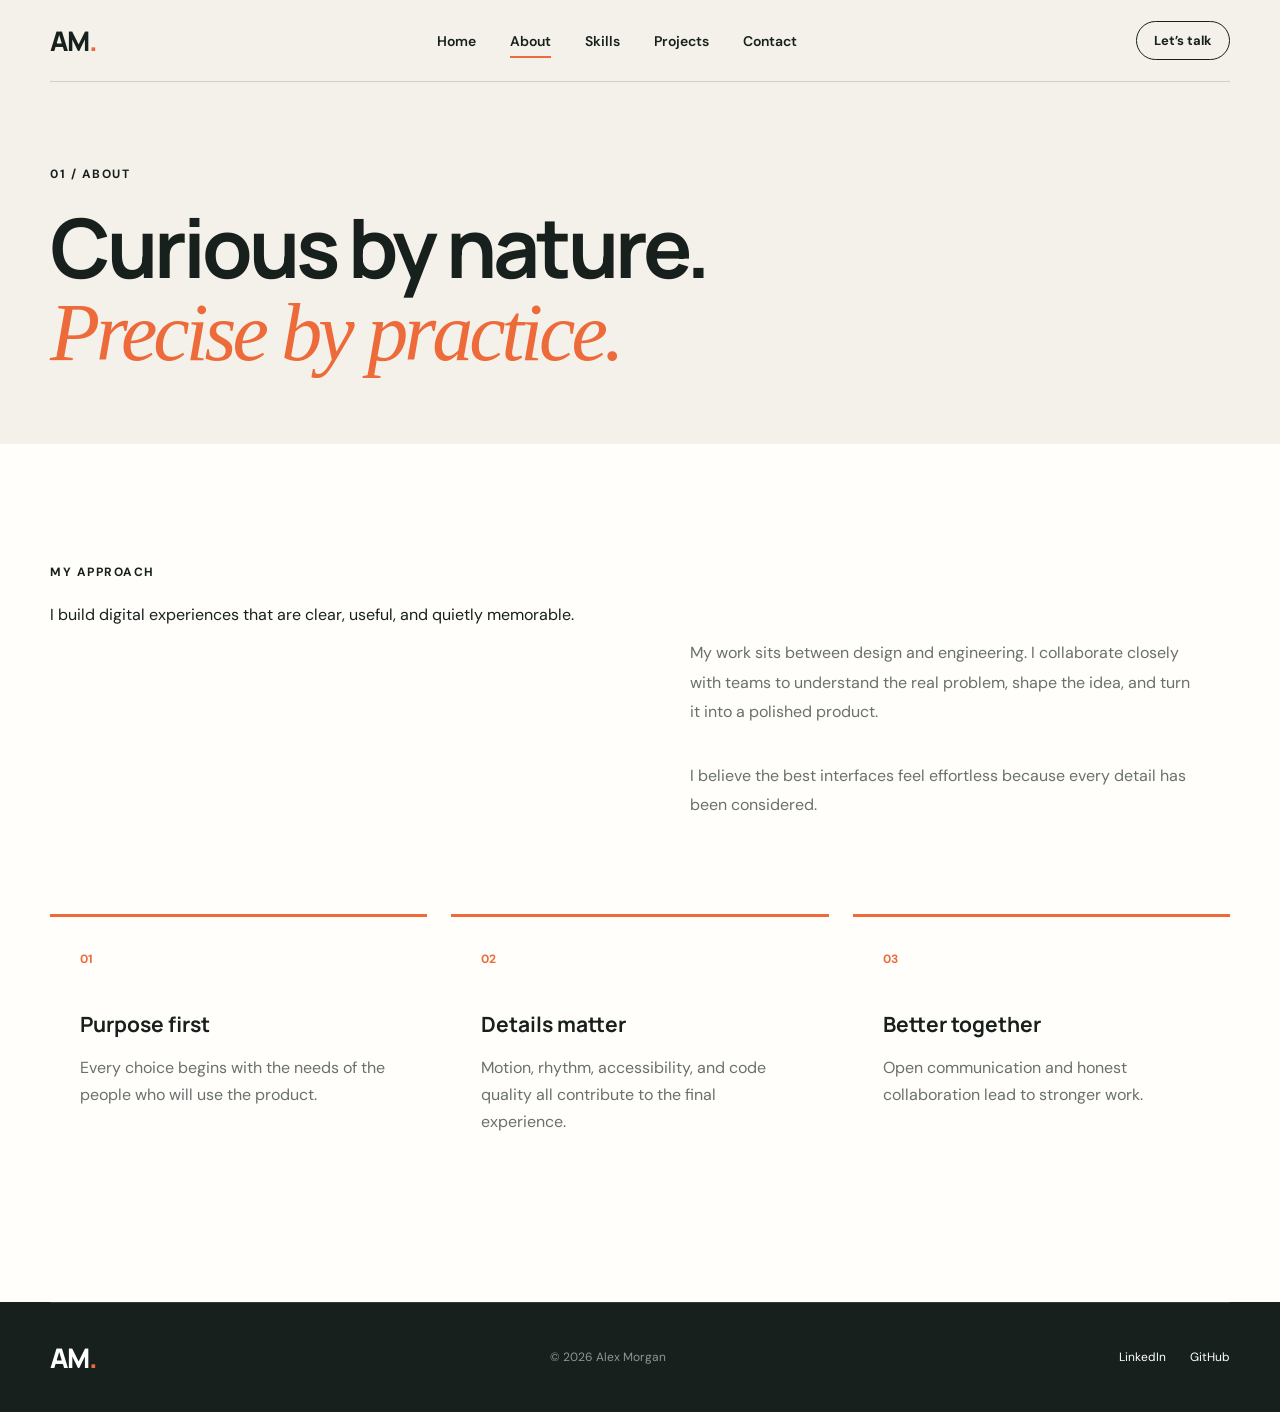
<file: about.html>
<!DOCTYPE html>
<html lang="en">
<head>
  <meta charset="UTF-8">
  <meta name="viewport" content="width=device-width, initial-scale=1.0">
  <meta name="description" content="About Alex Morgan and the work behind the portfolio.">
  <title>About | Alex Morgan</title>
  <link rel="preconnect" href="https://fonts.googleapis.com">
  <link rel="preconnect" href="https://fonts.gstatic.com" crossorigin>
  <link href="https://fonts.googleapis.com/css2?family=DM+Sans:wght@400;500;600;700&family=Manrope:wght@600;700;800&display=swap" rel="stylesheet">
  <link rel="stylesheet" href="styles.css">
</head>
<body>
  <header class="site-header inner-header">
    <nav class="nav container" aria-label="Main navigation">
      <a class="brand" href="index.html" aria-label="Alex Morgan, home">AM<span>.</span></a>
      <button class="nav-toggle" type="button" aria-expanded="false" aria-controls="nav-links" aria-label="Open menu"><span></span><span></span><span></span></button>
      <div class="nav-links" id="nav-links">
        <a class="nav-link" href="index.html">Home</a>
        <a class="nav-link active" href="about.html">About</a>
        <a class="nav-link" href="skills.html">Skills</a>
        <a class="nav-link" href="projects.html">Projects</a>
        <a class="nav-link" href="contact.html">Contact</a>
      </div>
      <a class="nav-cta" href="contact.html">Let’s talk</a>
    </nav>
  </header>
  <main>
    <section class="page-hero">
      <div class="container">
        <p class="section-kicker">01 / About</p>
        <h1>Curious by nature.<br><em>Precise by practice.</em></h1>
      </div>
    </section>
    <section class="section about page-section">
      <div class="container about-grid">
        <div>
          <p class="section-kicker">My approach</p>
          <p class="lead">I build digital experiences that are clear, useful, and quietly memorable.</p>
        </div>
        <div class="about-copy">
          <p>My work sits between design and engineering. I collaborate closely with teams to understand the real problem, shape the idea, and turn it into a polished product.</p>
          <p>I believe the best interfaces feel effortless because every detail has been considered.</p>
        </div>
      </div>
      <div class="container values-grid">
        <article class="value-card"><span>01</span><h3>Purpose first</h3><p>Every choice begins with the needs of the people who will use the product.</p></article>
        <article class="value-card"><span>02</span><h3>Details matter</h3><p>Motion, rhythm, accessibility, and code quality all contribute to the final experience.</p></article>
        <article class="value-card"><span>03</span><h3>Better together</h3><p>Open communication and honest collaboration lead to stronger work.</p></article>
      </div>
    </section>
  </main>
  <footer class="footer"><div class="container footer-inner"><a class="brand footer-brand" href="index.html">AM<span>.</span></a><p>© <span id="year"></span> Alex Morgan</p><div class="socials"><a href="#">LinkedIn</a><a href="#">GitHub</a></div></div></footer>
  <script src="script.js"></script>
</body>
</html>
</file>
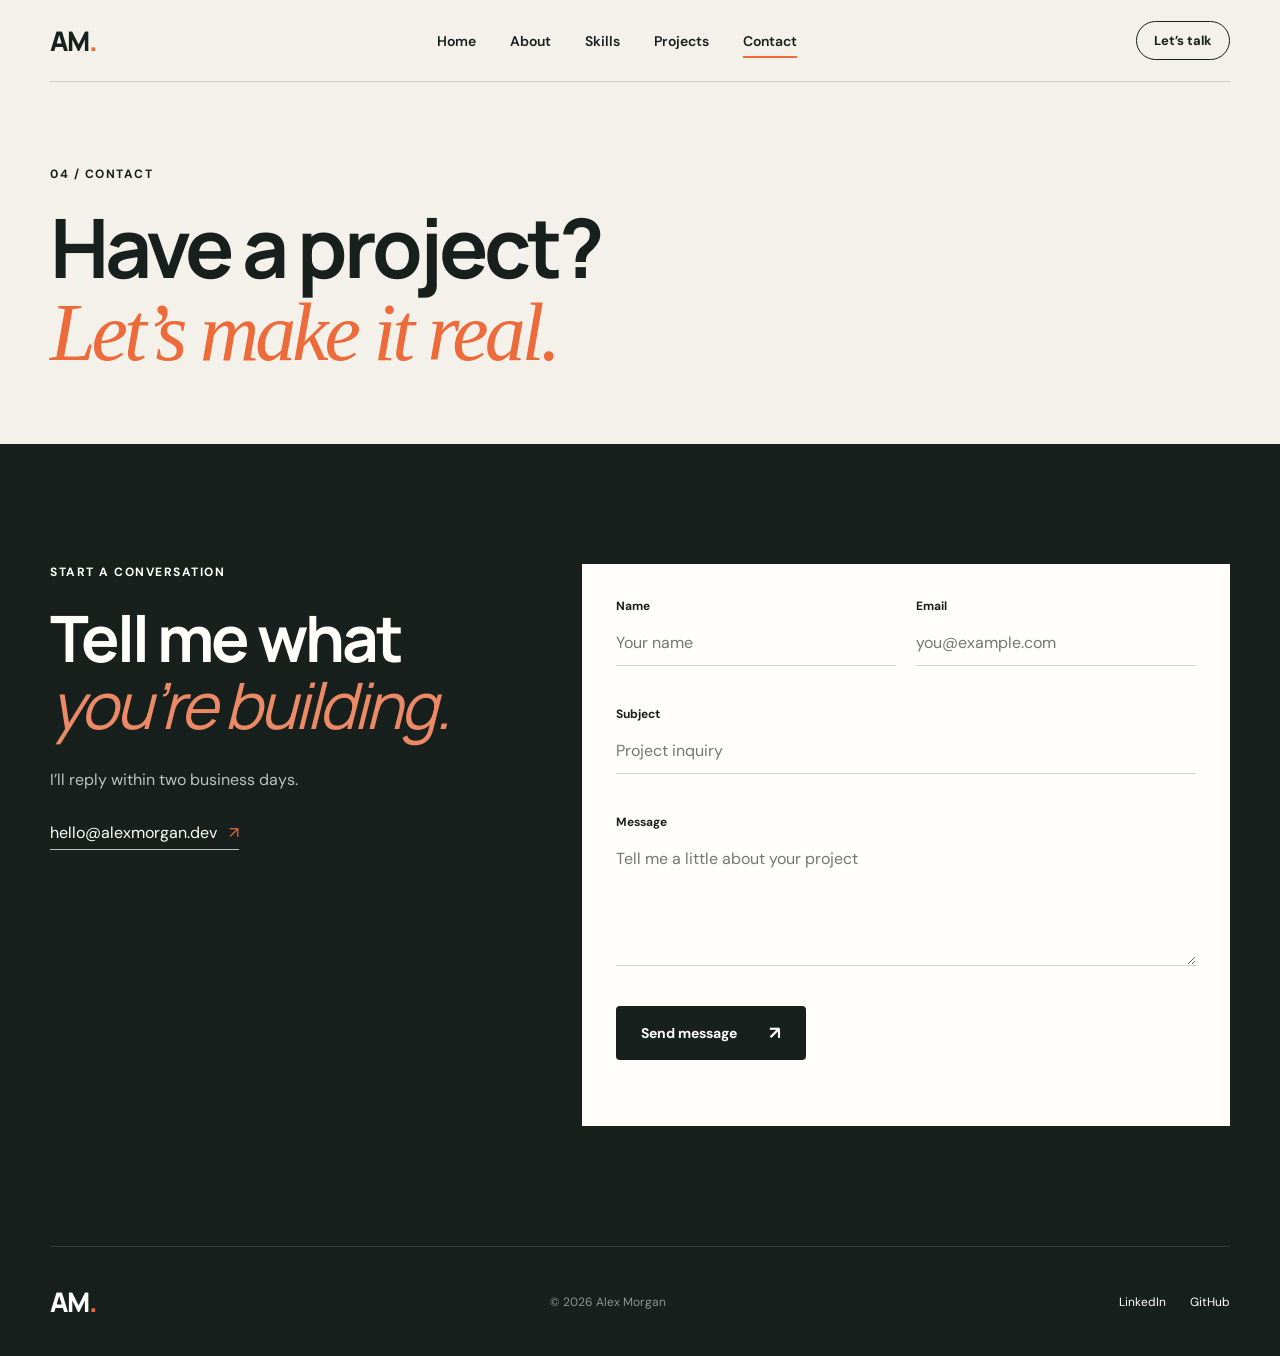
<file: contact.html>
<!DOCTYPE html>
<html lang="en">
<head>
  <meta charset="UTF-8">
  <meta name="viewport" content="width=device-width, initial-scale=1.0">
  <meta name="description" content="Contact Alex Morgan about a project.">
  <title>Contact | Alex Morgan</title>
  <link rel="preconnect" href="https://fonts.googleapis.com">
  <link rel="preconnect" href="https://fonts.gstatic.com" crossorigin>
  <link href="https://fonts.googleapis.com/css2?family=DM+Sans:wght@400;500;600;700&family=Manrope:wght@600;700;800&display=swap" rel="stylesheet">
  <link rel="stylesheet" href="styles.css">
</head>
<body>
  <header class="site-header inner-header">
    <nav class="nav container" aria-label="Main navigation">
      <a class="brand" href="index.html" aria-label="Alex Morgan, home">AM<span>.</span></a>
      <button class="nav-toggle" type="button" aria-expanded="false" aria-controls="nav-links" aria-label="Open menu"><span></span><span></span><span></span></button>
      <div class="nav-links" id="nav-links">
        <a class="nav-link" href="index.html">Home</a><a class="nav-link" href="about.html">About</a><a class="nav-link" href="skills.html">Skills</a><a class="nav-link" href="projects.html">Projects</a><a class="nav-link active" href="contact.html">Contact</a>
      </div>
      <a class="nav-cta" href="contact.html">Let’s talk</a>
    </nav>
  </header>
  <main>
    <section class="page-hero"><div class="container"><p class="section-kicker">04 / Contact</p><h1>Have a project?<br><em>Let’s make it real.</em></h1></div></section>
    <section class="section contact page-section">
      <div class="container contact-grid">
        <div class="contact-copy">
          <p class="section-kicker">Start a conversation</p>
          <h2>Tell me what<br><em>you’re building.</em></h2>
          <p>I’ll reply within two business days.</p>
          <a class="email-link" href="mailto:hello@alexmorgan.dev">hello@alexmorgan.dev <span>↗</span></a>
        </div>
        <form class="contact-form" id="contact-form" novalidate>
          <div class="form-row">
            <div class="field"><label for="name">Name</label><input id="name" name="name" type="text" placeholder="Your name" autocomplete="name" required><span class="field-error"></span></div>
            <div class="field"><label for="email">Email</label><input id="email" name="email" type="email" placeholder="you@example.com" autocomplete="email" required><span class="field-error"></span></div>
          </div>
          <div class="field"><label for="subject">Subject</label><input id="subject" name="subject" type="text" placeholder="Project inquiry" required><span class="field-error"></span></div>
          <div class="field"><label for="message">Message</label><textarea id="message" name="message" rows="5" placeholder="Tell me a little about your project" required></textarea><span class="field-error"></span></div>
          <button class="button button-primary submit-button" type="submit">Send message <span aria-hidden="true">↗</span></button>
          <p class="form-status" role="status" aria-live="polite"></p>
        </form>
      </div>
    </section>
  </main>
  <footer class="footer"><div class="container footer-inner"><a class="brand footer-brand" href="index.html">AM<span>.</span></a><p>© <span id="year"></span> Alex Morgan</p><div class="socials"><a href="#">LinkedIn</a><a href="#">GitHub</a></div></div></footer>
  <script src="script.js"></script>
</body>
</html>
</file>
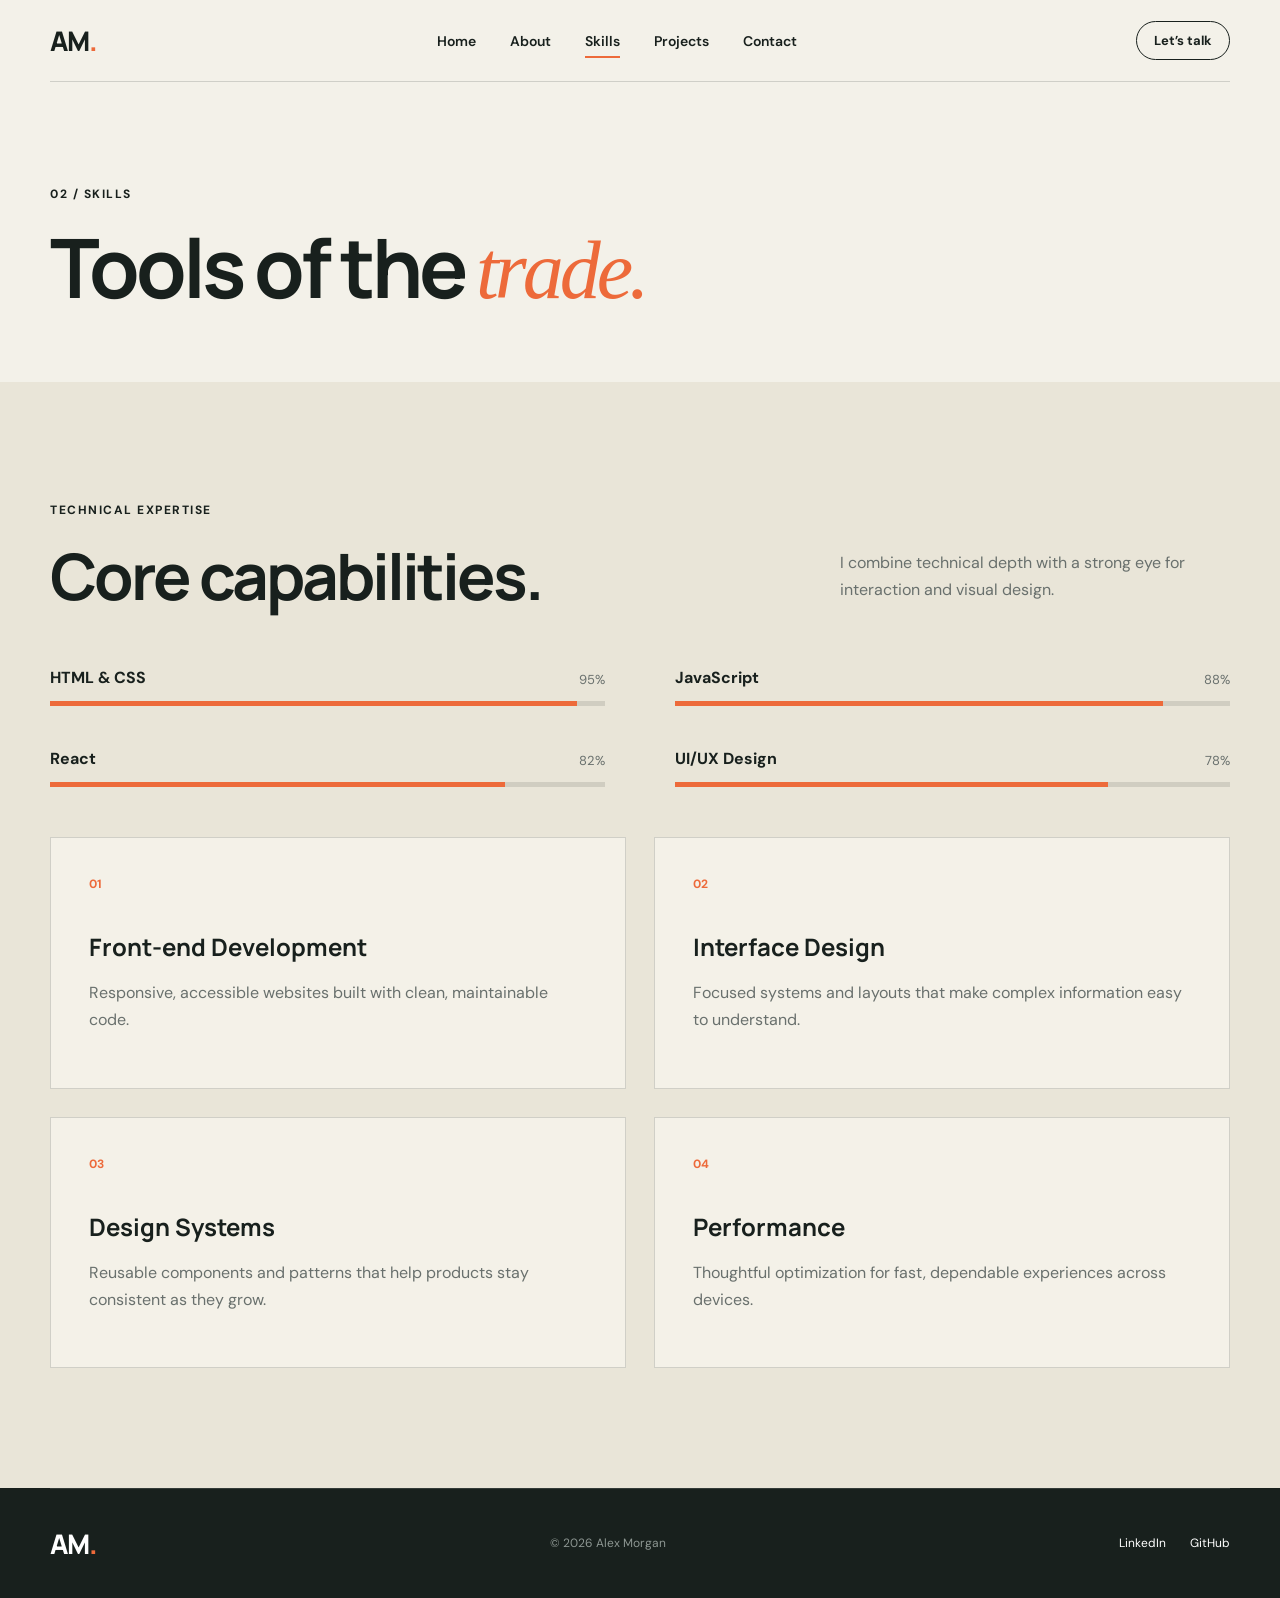
<file: skills.html>
<!DOCTYPE html>
<html lang="en">
<head>
  <meta charset="UTF-8">
  <meta name="viewport" content="width=device-width, initial-scale=1.0">
  <meta name="description" content="Design and development skills of Alex Morgan.">
  <title>Skills | Alex Morgan</title>
  <link rel="preconnect" href="https://fonts.googleapis.com">
  <link rel="preconnect" href="https://fonts.gstatic.com" crossorigin>
  <link href="https://fonts.googleapis.com/css2?family=DM+Sans:wght@400;500;600;700&family=Manrope:wght@600;700;800&display=swap" rel="stylesheet">
  <link rel="stylesheet" href="styles.css">
</head>
<body>
  <header class="site-header inner-header">
    <nav class="nav container" aria-label="Main navigation">
      <a class="brand" href="index.html" aria-label="Alex Morgan, home">AM<span>.</span></a>
      <button class="nav-toggle" type="button" aria-expanded="false" aria-controls="nav-links" aria-label="Open menu"><span></span><span></span><span></span></button>
      <div class="nav-links" id="nav-links">
        <a class="nav-link" href="index.html">Home</a><a class="nav-link" href="about.html">About</a><a class="nav-link active" href="skills.html">Skills</a><a class="nav-link" href="projects.html">Projects</a><a class="nav-link" href="contact.html">Contact</a>
      </div>
      <a class="nav-cta" href="contact.html">Let’s talk</a>
    </nav>
  </header>
  <main>
    <section class="page-hero"><div class="container"><p class="section-kicker">02 / Skills</p><h1>Tools of the <em>trade.</em></h1></div></section>
    <section class="section skills page-section">
      <div class="container">
        <div class="section-heading"><div><p class="section-kicker">Technical expertise</p><h2>Core capabilities.</h2></div><p>I combine technical depth with a strong eye for interaction and visual design.</p></div>
        <div class="skills-grid">
          <article class="skill-item"><div class="skill-meta"><h3>HTML &amp; CSS</h3><span>95%</span></div><div class="progress-track"><div class="progress-bar" data-progress="95"></div></div></article>
          <article class="skill-item"><div class="skill-meta"><h3>JavaScript</h3><span>88%</span></div><div class="progress-track"><div class="progress-bar" data-progress="88"></div></div></article>
          <article class="skill-item"><div class="skill-meta"><h3>React</h3><span>82%</span></div><div class="progress-track"><div class="progress-bar" data-progress="82"></div></div></article>
          <article class="skill-item"><div class="skill-meta"><h3>UI/UX Design</h3><span>78%</span></div><div class="progress-track"><div class="progress-bar" data-progress="78"></div></div></article>
        </div>
        <div class="services-grid">
          <article class="service-card"><span class="service-number">01</span><h3>Front-end Development</h3><p>Responsive, accessible websites built with clean, maintainable code.</p></article>
          <article class="service-card"><span class="service-number">02</span><h3>Interface Design</h3><p>Focused systems and layouts that make complex information easy to understand.</p></article>
          <article class="service-card"><span class="service-number">03</span><h3>Design Systems</h3><p>Reusable components and patterns that help products stay consistent as they grow.</p></article>
          <article class="service-card"><span class="service-number">04</span><h3>Performance</h3><p>Thoughtful optimization for fast, dependable experiences across devices.</p></article>
        </div>
      </div>
    </section>
  </main>
  <footer class="footer"><div class="container footer-inner"><a class="brand footer-brand" href="index.html">AM<span>.</span></a><p>© <span id="year"></span> Alex Morgan</p><div class="socials"><a href="#">LinkedIn</a><a href="#">GitHub</a></div></div></footer>
  <script src="script.js"></script>
</body>
</html>
</file>
<file: styles.css>
:root {
  --ink: #18201d;
  --paper: #f3f1e9;
  --cream: #e9e5d8;
  --white: #fffefa;
  --orange: #ed6a3a;
  --mint: #b9ccb9;
  --line: rgba(24, 32, 29, 0.16);
}

* { box-sizing: border-box; }
html { scroll-behavior: smooth; }
body {
  margin: 0;
  font-family: "DM Sans", sans-serif;
  color: var(--ink);
  background: var(--paper);
  -webkit-font-smoothing: antialiased;
}
img { display: block; width: 100%; }
a { color: inherit; text-decoration: none; }
button, input, textarea { font: inherit; }
.container { width: min(1180px, calc(100% - 64px)); margin-inline: auto; }

.site-header {
  height: 82px;
  position: absolute;
  inset: 0 0 auto;
  z-index: 20;
}
.nav { height: 82px; display: flex; align-items: center; justify-content: space-between; border-bottom: 1px solid var(--line); }
.brand { font-family: "Manrope", sans-serif; font-size: 27px; font-weight: 800; letter-spacing: -1px; }
.brand span { color: var(--orange); }
.nav-links { display: flex; align-items: center; gap: 34px; }
.nav-link { font-size: 14px; font-weight: 600; position: relative; }
.nav-link::after { content: ""; position: absolute; left: 0; right: 100%; bottom: -8px; height: 2px; background: var(--orange); transition: right .25s ease; }
.nav-link:hover::after, .nav-link.active::after { right: 0; }
.nav-cta { padding: 10px 17px; border: 1px solid var(--ink); border-radius: 999px; font-size: 13px; font-weight: 700; transition: .2s; }
.nav-cta:hover { background: var(--ink); color: white; }
.nav-toggle { display: none; border: 0; background: none; padding: 8px; }
.nav-toggle span { display: block; width: 23px; height: 2px; margin: 5px 0; background: var(--ink); }

.hero { min-height: 720px; height: min(820px, 100svh); background: var(--paper); position: relative; overflow: hidden; }
.hero-grid { height: calc(100% - 82px); padding-top: 82px; display: grid; grid-template-columns: 58% 42%; align-items: center; }
.hero-copy { position: relative; z-index: 2; padding-bottom: 10px; }
.eyebrow { display: flex; align-items: center; gap: 9px; font-size: 12px; font-weight: 700; text-transform: uppercase; letter-spacing: 1.4px; }
.eyebrow span { width: 8px; height: 8px; border-radius: 50%; background: #66a36d; box-shadow: 0 0 0 5px rgba(102,163,109,.14); }
.hero h1, h2 { font-family: "Manrope", sans-serif; }
.hero h1 { max-width: 720px; margin: 28px 0 22px; font-size: clamp(58px, 6.2vw, 88px); line-height: .98; letter-spacing: -4.5px; }
.hero h1 em, h2 em { color: var(--orange); font-family Georgia, serif; font-weight: 400; }
.hero-lead { max-width: 500px; font-size: 18px; line-height: 1.65; color: #59615e; }
.hero-actions { display: flex; align-items: center; gap: 30px; margin-top: 34px; }
.button { height: 54px; display: inline-flex; align-items: center; justify-content: center; gap: 32px; border: 0; border-radius: 4px; padding: 0 22px; font-size: 14px; font-weight: 700; cursor: pointer; }
.button-primary { background: var(--ink); color: white; }
.button-primary:hover { background: var(--orange); }
.button-primary span { font-size: 18px; }
.text-link { font-size: 14px; font-weight: 700; border-bottom: 1px solid var(--ink); padding-bottom: 5px; }
.text-link span { margin-left: 8px; }
.text-link.dark { border-color: var(--ink); }
.hero-visual { height: 75%; max-height: 590px; position: relative; align-self: end; }
.portrait-frame { height: 100%; margin-left: 6%; overflow: hidden; border-radius: 48% 48% 8px 8px; position: relative; z-index: 2; }
.portrait-frame::after { content: ""; position: absolute; inset: 0; background: linear-gradient(145deg, transparent 55%, rgba(24,32,29,.18)); }
.portrait-frame img { height: 100%; object-fit: cover; object-position: 50% 35%; filter: saturate(.78); }
.experience-badge { width: 134px; height: 134px; border-radius: 50%; background: var(--orange); color: white; position: absolute; z-index: 4; left: -38px; bottom: 58px; display: flex; align-items: center; justify-content: center; flex-direction: column; transform: rotate(-7deg); }
.experience-badge strong { font-family: "Manrope", sans-serif; font-size: 38px; line-height: 1; }
.experience-badge span { font-size: 11px; line-height: 1.25; text-align: center; margin-top: 5px; text-transform: uppercase; }
.decor { position: absolute; z-index: 1; }
.decor-one { width: 150px; height: 150px; border: 1px solid var(--orange); border-radius: 50%; right: -76px; top: 60px; }
.decor-two { width: 70px; height: 70px; background: var(--mint); left: -18px; top: 20px; transform: rotate(13deg); }
.hero-footer { height: 70px; display: flex; align-items: center; justify-content: space-between; border-top: 1px solid var(--line); font-size: 12px; text-transform: uppercase; letter-spacing: 1px; }
.scroll-note b { margin-left: 8px; }

.section { padding: 120px 0; }
.section-kicker { margin: 0 0 24px; font-size: 12px; font-weight: 700; text-transform: uppercase; letter-spacing: 1.5px; }
.section h2 { margin: 0; font-size: clamp(44px, 5vw, 68px); line-height: 1.05; letter-spacing: -3px; }
.about { background: var(--white); }
.about-grid { display: grid; grid-template-columns: 1fr 1fr; gap: 100px; }
.about-copy { max-width: 510px; padding-top: 54px; }
.about-copy .lead { font-family: "Manrope", sans-serif; font-size: 25px; line-height: 1.45; font-weight: 700; }
.about-copy p:not(.lead) { color: #69706d; line-height: 1.85; margin: 20px 0 34px; }

.skills { background: var(--cream); }
.section-heading { display: flex; align-items: end; justify-content: space-between; margin-bottom: 58px; }
.section-heading > p { max-width: 390px; color: #69706d; line-height: 1.7; margin: 0 0 6px; }
.skills-grid { display: grid; grid-template-columns: 1fr 1fr; column-gap: 70px; row-gap: 42px; }
.skill-meta { display: flex; justify-content: space-between; align-items: end; margin-bottom: 13px; }
.skill-meta h3 { margin: 0; font-size: 16px; }
.skill-meta span { font-size: 13px; color: #69706d; }
.progress-track { height: 5px; background: rgba(24,32,29,.12); overflow: hidden; }
.progress-bar { height: 100%; width: 0; background: var(--orange); transition: width 1s cubic-bezier(.2,.7,.2,1); }

.projects { background: var(--paper); }
.project-grid { display: grid; grid-template-columns: 1.45fr 1fr; gap: 26px; }
.project-card { min-width: 0; }
.project-large { grid-row: span 2; }
.project-image { height: 280px; overflow: hidden; background: #ddd; }
.project-large .project-image { height: 660px; }
.project-image img { height: 100%; object-fit: cover; transition: transform .55s ease; }
.project-card a:hover .project-image img { transform: scale(1.025); }
.project-info { height: 98px; display: flex; align-items: center; justify-content: space-between; border-bottom: 1px solid var(--line); }
.project-info p { margin: 0 0 7px; color: #747c79; font-size: 12px; }
.project-info h3 { margin: 0; font-family: "Manrope", sans-serif; font-size: 20px; }
.project-arrow { width: 42px; height: 42px; border: 1px solid var(--line); border-radius: 50%; display: grid; place-items: center; transition: .2s; }
.project-card a:hover .project-arrow { background: var(--orange); border-color: var(--orange); color: white; }

.contact { background: var(--ink); color: var(--white); }
.contact-grid { display: grid; grid-template-columns: .8fr 1.2fr; gap: 100px; }
.contact h2 em { color: #ec8a67; }
.contact-copy > p:not(.section-kicker) { color: #bbc2bf; line-height: 1.7; max-width: 390px; margin: 28px 0; }
.email-link { display: inline-block; border-bottom: 1px solid #bbc2bf; padding-bottom: 6px; }
.email-link span { color: var(--orange); margin-left: 8px; }
.contact-form { background: var(--white); color: var(--ink); padding: 34px; }
.form-row { display: grid; grid-template-columns: 1fr 1fr; gap: 20px; }
.field { display: flex; flex-direction: column; margin-bottom: 20px; }
.field label { font-size: 12px; font-weight: 700; margin-bottom: 8px; }
.field input, .field textarea { width: 100%; border: 0; border-bottom: 1px solid #cfd2cf; background: transparent; border-radius: 0; outline: none; padding: 10px 0 12px; color: var(--ink); }
.field textarea { resize: vertical; min-height: 100px; }
.field input:focus, .field textarea:focus { border-bottom-color: var(--orange); }
.field input.invalid, .field textarea.invalid { border-bottom-color: #c83e32; }
.field-error { min-height: 15px; color: #c83e32; font-size: 11px; margin-top: 5px; }
.submit-button { width: 190px; }
.form-status { min-height: 20px; margin: 12px 0 0; font-size: 13px; }

.footer { background: var(--ink); color: white; }
.footer-inner { height: 110px; display: flex; align-items: center; justify-content: space-between; border-top: 1px solid rgba(255,255,255,.12); }
.footer-brand { color: white; }
.footer p { color: #8d9692; font-size: 12px; }
.socials { display: flex; gap: 24px; font-size: 12px; }

.inner-header {
  position: relative;
  background: var(--paper);
}

.page-hero {
  min-height: 300px;
  display: flex;
  align-items: end;
  padding: 84px 0 70px;
  background: var(--paper);
}

.page-hero h1 {
  margin: 10px 0 0;
  max-width: 780px;
  font-family: "Manrope", sans-serif;
  font-size: clamp(54px, 7vw, 82px);
  line-height: 1;
  letter-spacing: -4px;
}

.page-hero h1 em {
  color: var(--orange);
  font-family: Georgia, serif;
  font-weight: 400;
}

.page-section { min-height: calc(100vh - 300px); }

.values-grid {
  display: grid;
  grid-template-columns: repeat(3, 1fr);
  gap: 24px;
  margin-top: 60px;
}

.value-card {
  min-height: 210px;
  padding: 30px;
  background: var(--white);
  border-top: 3px solid var(--orange);
}

.value-card span {
  color: var(--orange);
  font-size: 12px;
  font-weight: 700;
}

.value-card h3 {
  margin: 42px 0 12px;
  font-family: "Manrope", sans-serif;
  font-size: 21px;
}

.value-card p, .service-card p {
  color: #69706d;
  line-height: 1.7;
}

.services-grid {
  display: grid;
  grid-template-columns: repeat(2, 1fr);
  gap: 28px;
  margin-top: 50px;
}

.service-card {
  padding: 38px;
  border: 1px solid var(--line);
  background: rgba(255, 254, 250, .5);
}

.service-card .service-number {
  display: block;
  color: var(--orange);
  font-size: 12px;
  font-weight: 700;
  margin-bottom: 38px;
}

.service-card h3 {
  margin: 0 0 12px;
  font-family: "Manrope", sans-serif;
  font-size: 24px;
}

.projects-page-grid {
  display: grid;
  grid-template-columns: repeat(2, 1fr);
  gap: 30px;
}

@media (max-width: 900px) {
  .container { width: min(100% - 40px, 700px); }
  .nav-cta { display: none; }
  .nav-toggle { display: block; }
  .nav-links { position: absolute; left: 20px; right: 20px; top: 74px; display: none; flex-direction: column; align-items: stretch; gap: 0; background: var(--white); border: 1px solid var(--line); padding: 10px 20px; box-shadow: 0 12px 30px rgba(24,32,29,.1); }
  .nav-links.open { display: flex; }
  .nav-link { padding: 14px 0; border-bottom: 1px solid var(--line); }
  .nav-link:last-child { border-bottom: 0; }
  .hero { height: auto; min-height: 760px; }
  .hero-grid { grid-template-columns: 1fr 42%; }
  .hero h1 { font-size: clamp(48px, 9vw, 68px); }
  .section { padding: 90px 0; }
  .about-grid, .contact-grid { gap: 50px; }
  .project-grid { grid-template-columns: 1fr 1fr; }
  .project-large { grid-row: auto; }
  .project-large .project-image { height: 280px; }
}

@media (max-width: 680px) {
  .container { width: calc(100% - 32px); }
  .site-header, .nav { height: 68px; }
  .hero { min-height: 0; }
  .hero-grid { height: auto; grid-template-columns: 1fr; padding-top: 118px; }
  .hero h1 { font-size: 49px; letter-spacing: -3px; }
  .hero-lead { font-size: 16px; }
  .hero-actions { align-items: flex-start; flex-direction: column; gap: 22px; }
  .hero-visual { height: 430px; width: 82%; margin: 52px 0 24px auto; }
  .experience-badge { width: 112px; height: 112px; left: -55px; bottom: 35px; }
  .experience-badge strong { font-size: 32px; }
  .hero-footer { height: 60px; }
  .scroll-note { display: none; }
  .section { padding: 74px 0; }
  .section h2 { font-size: 42px; letter-spacing: -2px; }
  .about-grid, .contact-grid { grid-template-columns: 1fr; }
  .about-copy { padding-top: 0; }
  .section-heading { align-items: flex-start; flex-direction: column; gap: 20px; }
  .skills-grid { grid-template-columns: 1fr; }
  .project-grid { grid-template-columns: 1fr; }
  .project-large .project-image, .project-image { height: 260px; }
  .contact-grid { gap: 44px; }
  .contact-form { padding: 24px 20px; }
  .form-row { grid-template-columns: 1fr; gap: 0; }
  .footer-inner { height: 130px; flex-wrap: wrap; }
  .footer-brand { width: 50%; }
  .footer p { width: 50%; text-align: right; }
  .socials { width: 100%; }
  .page-hero { min-height: 260px; padding: 70px 0 54px; }
  .page-hero h1 { font-size: 48px; letter-spacing: -3px; }
  .values-grid, .services-grid, .projects-page-grid { grid-template-columns: 1fr; }
  .values-grid { gap: 16px; margin-top: 40px; }
  .value-card { min-height: 180px; }
}
</file>
